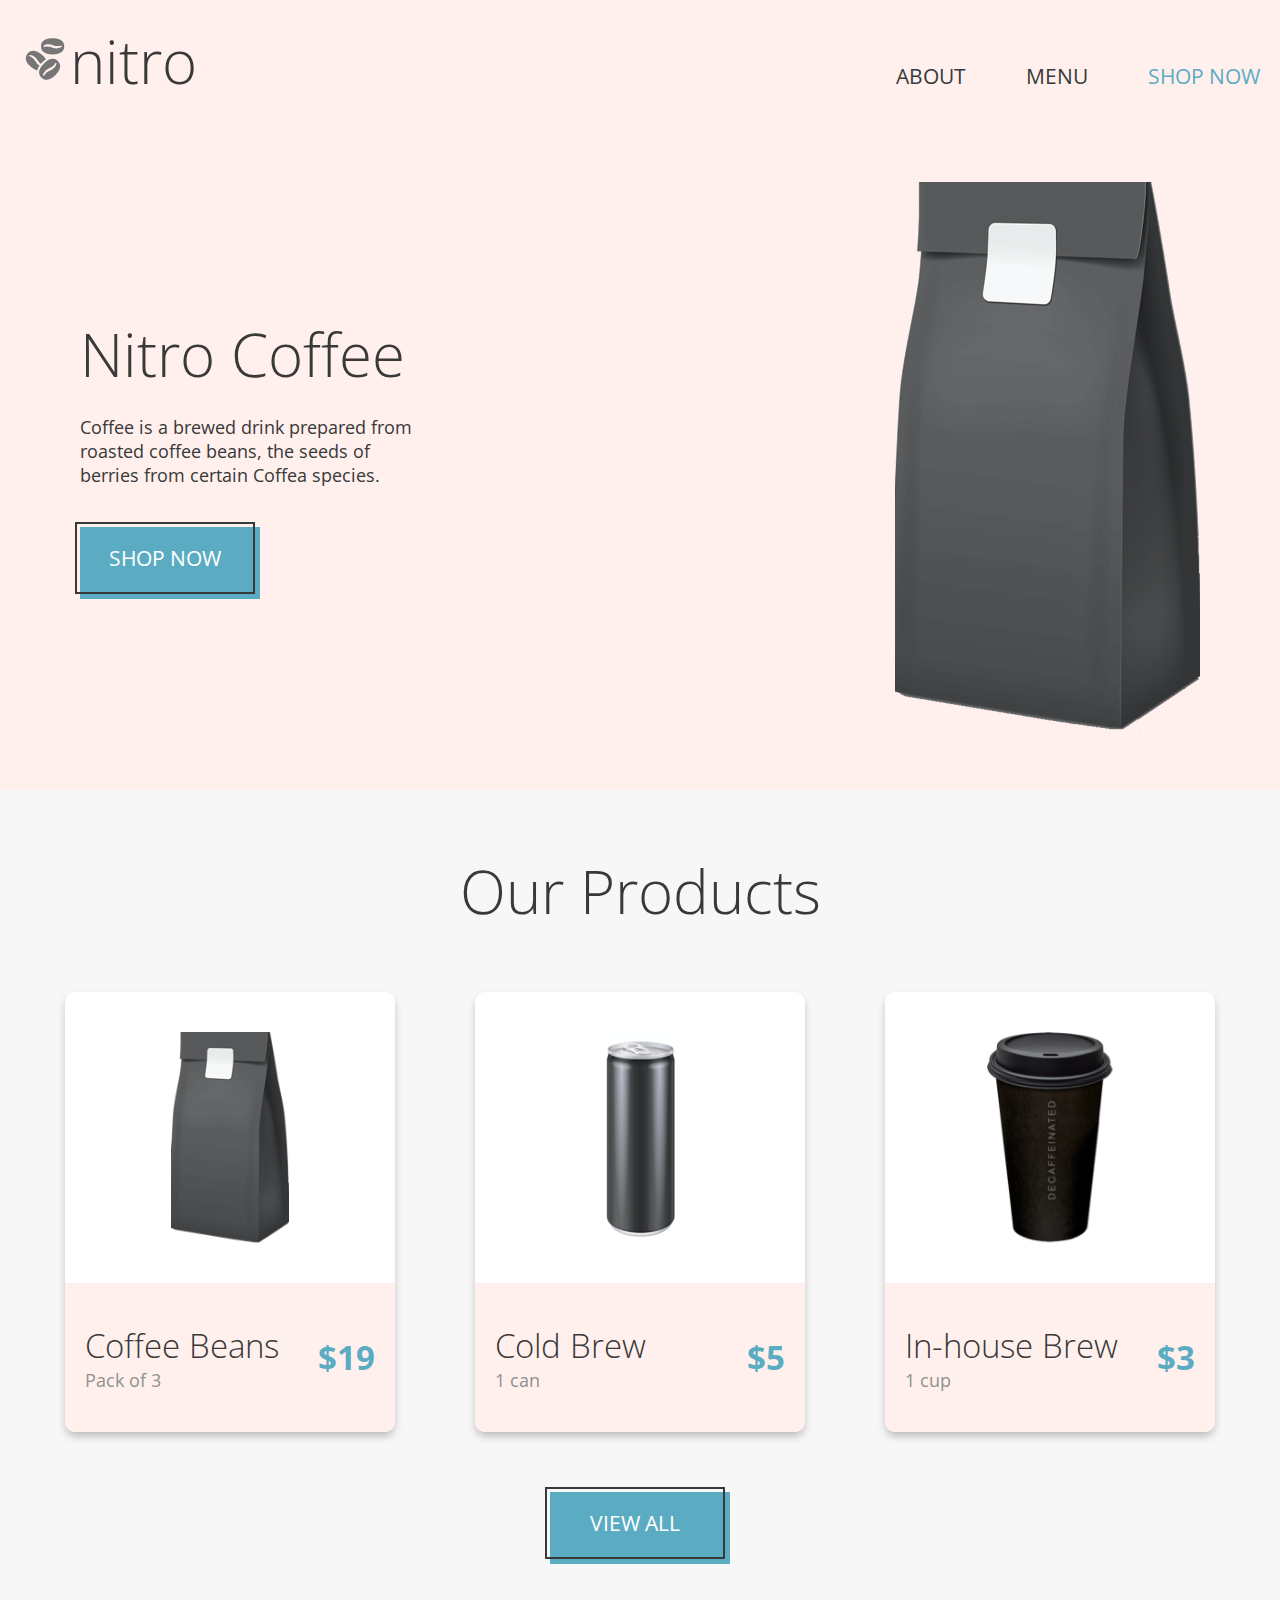
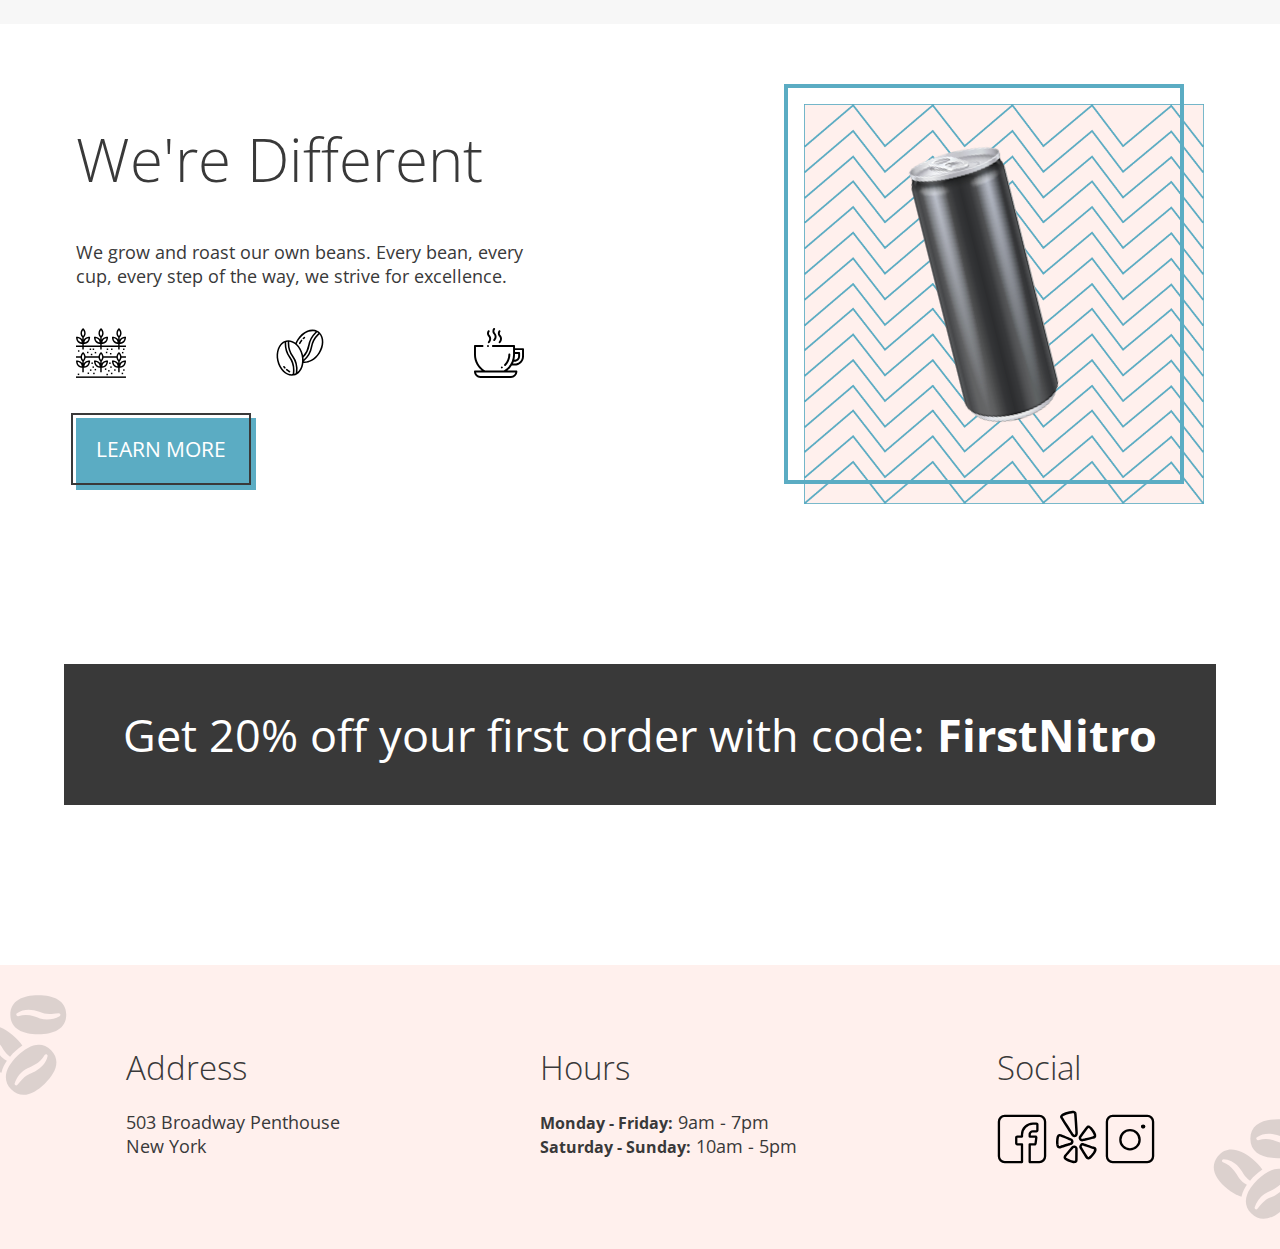
<file: index.html>
<!DOCTYPE html>
<html lang="en">
  <head>
    <link href="css/landing.css" rel="stylesheet" />
    <meta charset="UTF-8" />
    <meta content="initial-scale=1.0, width=device-width" name="viewport" />
    <title>Home - Coffee Shop</title>
  </head>
  <body>
    <!-- Header -->
    <header class="header">
      <!-- Header > Container -->
      <div class="container">
        <!-- Header > Container > Nav Bar -->
        <nav class="header__nav-bar">
          <h2>
            <a class="header__brand" href="index.html">
              <img
                alt="Coffee Beans Logo"
                class="header__logo"
                src="assets/logos/coffee-beans-logo.svg"
              />nitro
            </a>
          </h2>
          <ul class="header__nav-list">
            <li><a class="header__nav-link" href="index.html">About</a></li>
            <li><a class="header__nav-link" href="pages/menu.html">Menu</a></li>
            <li>
              <a
                class="header__nav-link header__nav-link--blue"
                href="pages/menu.html"
                >Shop Now</a
              >
            </li>
          </ul>
        </nav>
        <!-- Header > Container > Hero -->
        <section class="header__hero">
          <div class="header__hero-content">
            <h1>Nitro Coffee</h1>
            <p>
              Coffee is a brewed drink prepared from roasted coffee beans, the
              seeds of berries from certain Coffea species.
            </p>
            <a class="header__hero-button" href="pages/menu.html">
              <div class="header__hero-button-background"></div>
              <div class="header__hero-button-text">Shop Now</div>
            </a>
          </div>
          <img
            alt="Coffee Beans Hero"
            src="assets/images/coffee-beans-hero.png"
          />
        </section>
      </div>
    </header>
    <!-- Main -->
    <main>
      <!-- Main > Our Products -->
      <section class="products">
        <div class="container">
          <h2>Our Products</h2>
          <!-- Main > Our Products > Products List -->
          <div class="products__list">
            <article class="products__card">
              <img
                alt="Coffee Beans"
                class="products__image"
                src="assets/images/coffee-beans.png"
              />
              <div class="products__info">
                <div>
                  <h3 class="products__title">Coffee Beans</h3>
                  <p class="products__quantity">Pack of 3</p>
                </div>
                <p class="products__price">$19</p>
              </div>
            </article>
            <article class="products__card">
              <img
                alt="Cold Brew"
                class="products__image"
                src="assets/images/cold-brew.png"
              />
              <div class="products__info">
                <div>
                  <h3 class="products__title">Cold Brew</h3>
                  <p class="products__quantity">1 can</p>
                </div>
                <p class="products__price">$5</p>
              </div>
            </article>
            <article class="products__card">
              <img
                alt="In-house Brew"
                class="products__image"
                src="assets/images/in-house-brew.png"
              />
              <div class="products__info">
                <div>
                  <h3 class="products__title">In-house Brew</h3>
                  <p class="products__quantity">1 cup</p>
                </div>
                <p class="products__price">$3</p>
              </div>
            </article>
          </div>
          <a class="products__button" href="pages/menu.html">
            <div class="products__button-background"></div>
            <div class="products__button-text">View All</div>
          </a>
        </div>
      </section>
      <!-- Main > We're Different -->
      <section class="different">
        <div class="container">
          <div class="different__container">
            <div class="different__content">
              <h2>We're Different</h2>
              <p>
                We grow and roast our own beans. Every bean, every cup, every
                step of the way, we strive for excellence.
              </p>
              <div class="different__icons">
                <img
                  alt="Planting"
                  class="different__icon"
                  src="assets/logos/planting.svg"
                />
                <img
                  alt="Coffee Beans"
                  class="different__icon"
                  src="assets/logos/coffee-beans.svg"
                />
                <img
                  alt="Coffee Cup"
                  class="different__icon"
                  src="assets/logos/coffee-cup.svg"
                />
              </div>
              <a class="different__button" href="pages/menu.html">
                <div class="different__button-background"></div>
                <div class="different__button-text">Learn More</div>
              </a>
            </div>
            <div class="different__image" href="pages/menu.html">
              <div class="different__image-background"></div>
              <div class="different__image-border"></div>
              <div class="different__image-image">
                <img
                  alt="Tilted Can"
                  class="different__image-img"
                  src="assets/images/tilted-can.png"
                />
              </div>
            </div>
          </div>
        </div>
      </section>
      <!-- Main > Discount -->
      <section class="discount">
        <dic class="container">
          <p class="discount__text">
            Get 20% off your first order with code:
            <span class="discount__bold">FirstNitro</span>
          </p>
        </dic>
      </section>
    </main>
    <!-- Footer -->
    <footer class="footer">
      <div class="container">
        <div class="footer__container">
          <div>
            <h3 class="footer__heading">Address</h3>
            <p>
              503 Broadway Penthouse<br />
              New York
            </p>
          </div>
          <div>
            <h3 class="footer__heading">Hours</h3>
            <p>
              <span class="footer__bold">Monday - Friday:</span> 9am - 7pm<br />
              <span class="footer__bold">Saturday - Sunday:</span> 10am - 5pm
            </p>
          </div>
          <div>
            <h3 class="footer__heading">Social</h3>
            <div>
              <img
                alt="Facebook"
                class="footer__icon"
                src="assets/logos/facebook.svg"
              />
              <img
                alt="Yelp"
                class="footer__icon"
                src="assets/logos/yelp.svg"
              />
              <img
                alt="Instagram"
                class="footer__icon"
                src="assets/logos/instagram.svg"
              />
            </div>
          </div>
        </div>
      </div>
      <img
        alt="Coffee Beans Logo"
        class="footer__background footer__background--left"
        src="assets/logos/coffee-beans-logo.svg"
      />
      <img
        alt="Coffee Beans Logo"
        class="footer__background footer__background--right"
        src="assets/logos/coffee-beans-logo.svg"
      />
    </footer>
  </body>
</html>
</file>
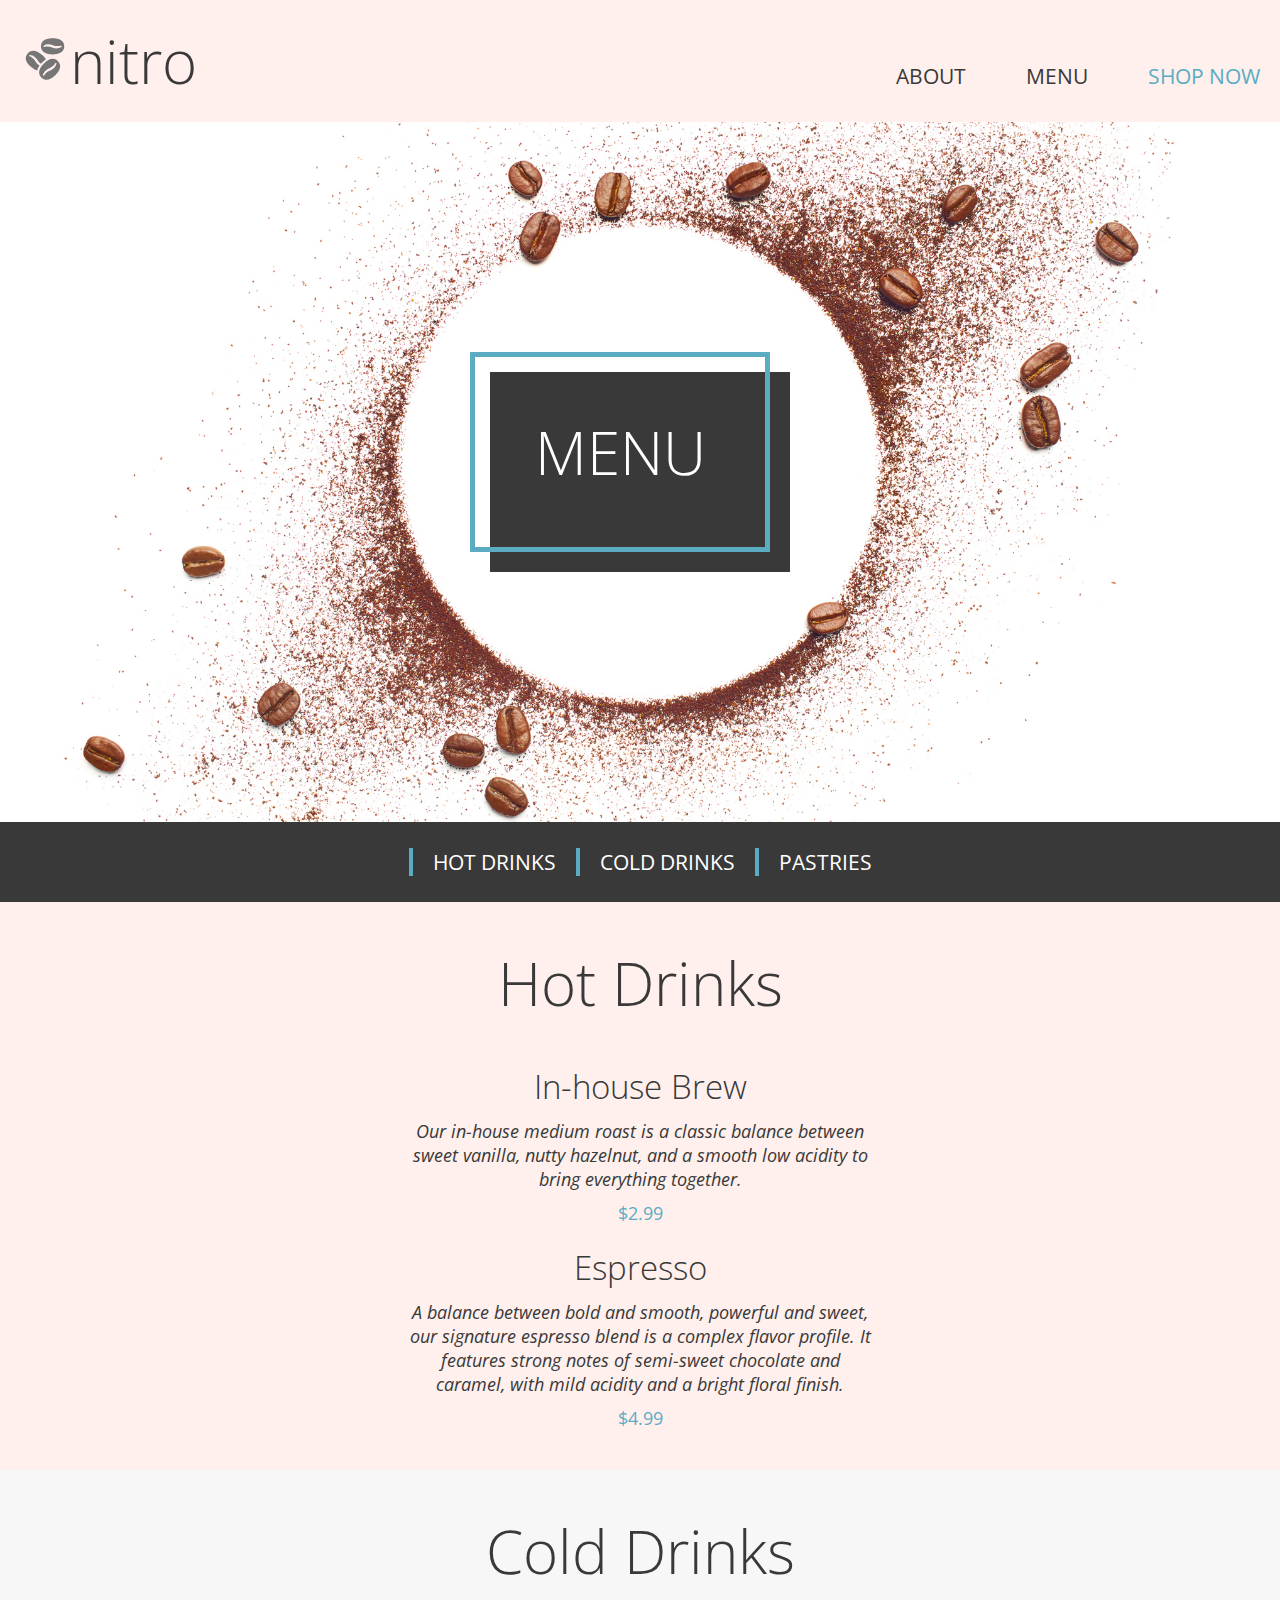
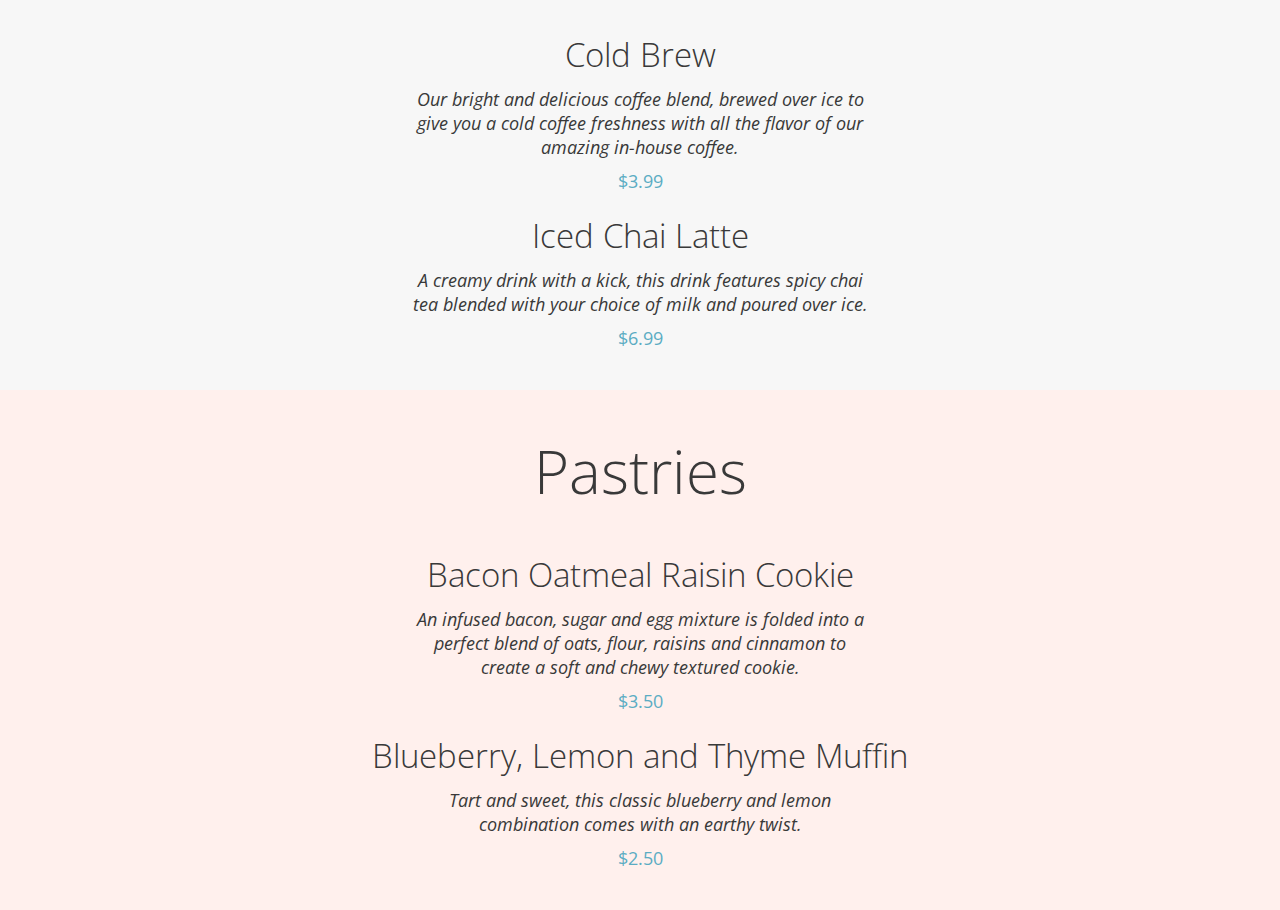
<file: pages/menu.html>
<!DOCTYPE html>
<html lang="en">
  <head>
    <link href="../css/menu.css" rel="stylesheet" />
    <meta charset="UTF-8" />
    <meta content="initial-scale=1.0, width=device-width" name="viewport" />
    <title>Menu - Coffee Shop</title>
  </head>
  <body>
    <!-- Header -->
    <header class="header">
      <!-- Header > Container -->
      <div class="container">
        <!-- Header > Container > Nav Bar -->
        <nav class="header__nav-bar">
          <h2>
            <a class="header__brand" href="../index.html">
              <img
                alt="Coffee Beans Logo"
                class="header__logo"
                src="../assets/logos/coffee-beans-logo.svg"
              />nitro
            </a>
          </h2>
          <ul class="header__nav-list">
            <li><a class="header__nav-link" href="../index.html">About</a></li>
            <li><a class="header__nav-link" href="menu.html">Menu</a></li>
            <li>
              <a
                class="header__nav-link header__nav-link--blue"
                href="menu.html"
                >Shop Now</a
              >
            </li>
          </ul>
        </nav>
      </div>
    </header>
    <!-- Main -->
    <main>
      <!-- Main > Title Box -->
      <section class="title-box">
        <div class="title-box__container">
          <div class="title-box__container-background"></div>
          <h1 class="title-box__container-text">Menu</h1>
        </div>
      </section>
      <!-- Main > Sub Nav -->
      <nav class="sub-nav">
        <ul class="sub-nav__list">
          <li><a class="sub-nav__link" href="#hot-drinks">Hot Drinks</a></li>
          <li><a class="sub-nav__link" href="#cold-drinks">Cold Drinks</a></li>
          <li><a class="sub-nav__link" href="#pastries">Pastries</a></li>
        </ul>
      </nav>
      <!-- Main > Menu -->
      <div class="menu">
        <!-- Main > Menu > Hot Drinks -->
        <section class="menu__section menu__section--nitropink">
          <div class="menu__container">
            <h2 class="menu__heading" id="hot-drinks">Hot Drinks</h2>
            <article>
              <h3>In-house Brew</h3>
              <p class="menu__description">
                Our in-house medium roast is a classic balance between sweet
                vanilla, nutty hazelnut, and a smooth low acidity to bring
                everything together.
              </p>
              <p class="menu__price">$2.99</p>
            </article>
            <article>
              <h3>Espresso</h3>
              <p class="menu__description">
                A balance between bold and smooth, powerful and sweet, our
                signature espresso blend is a complex flavor profile. It
                features strong notes of semi-sweet chocolate and caramel, with
                mild acidity and a bright floral finish.
              </p>
              <p class="menu__price">$4.99</p>
            </article>
          </div>
        </section>
        <!-- Main > Menu > Cold Drinks -->
        <section class="menu__section menu__section--lightgray">
          <div class="menu__container">
            <h2 class="menu__heading" id="cold-drinks">Cold Drinks</h2>
            <article>
              <h3>Cold Brew</h3>
              <p class="menu__description">
                Our bright and delicious coffee blend, brewed over ice to give
                you a cold coffee freshness with all the flavor of our amazing
                in-house coffee.
              </p>
              <p class="menu__price">$3.99</p>
            </article>
            <article>
              <h3>Iced Chai Latte</h3>
              <p class="menu__description">
                A creamy drink with a kick, this drink features spicy chai tea
                blended with your choice of milk and poured over ice.
              </p>
              <p class="menu__price">$6.99</p>
            </article>
          </div>
        </section>
        <!-- Main > Menu > Pastries -->
        <section class="menu__section menu__section--nitropink">
          <div class="menu__container">
            <h2 class="menu__heading" id="pastries">Pastries</h2>
            <article>
              <h3>Bacon Oatmeal Raisin Cookie</h3>
              <p class="menu__description">
                An infused bacon, sugar and egg mixture is folded into a perfect
                blend of oats, flour, raisins and cinnamon to create a soft and
                chewy textured cookie.
              </p>
              <p class="menu__price">$3.50</p>
            </article>
            <article>
              <h3>Blueberry, Lemon and Thyme Muffin</h3>
              <p class="menu__description">
                Tart and sweet, this classic blueberry and lemon combination
                comes with an earthy twist.
              </p>
              <p class="menu__price">$2.50</p>
            </article>
          </div>
        </section>
      </div>
    </main>
  </body>
</html>
</file>
<file: css/landing.css>
/* Font Import */
@import url("https://fonts.googleapis.com/css2?family=Open+Sans:ital,wght@0,300;0,400;0,600;0,700;1,400&display=swap");
/* Resets */
* {
  background-color: none;
  border: none;
  box-sizing: border-box;
  color: #393939;
  font-size: 1rem;
  font-weight: normal;
  margin: 0;
  padding: 0;
}

a {
  text-decoration: none;
}

body {
  font-family: "Open Sans";
}

ul {
  list-style-type: none;
}

/* Globals */
.different__icon, .footer__icon, .header__logo {
  width: 3.125rem;
}

.header__hero-button-text, .products__button-text, .different__button-text, .different__image-border, .different__image-image, .header__nav-link {
  font-size: 1.3125rem;
  text-transform: uppercase;
}

.container {
  margin: auto;
  max-width: 80rem;
}

h1,
h2 {
  font-size: 3.75rem;
}

h1,
h2,
h3 {
  font-weight: 300;
}

h3 {
  font-size: 2.0625rem;
}

p {
  font-size: 1.125rem;
}

/* Header */
.header {
  background-color: #fff0ed;
}
.header__brand {
  font-size: 3.75rem;
  font-weight: 300;
}
.header__nav-bar {
  align-items: baseline;
  justify-content: space-between;
  padding: 1.25rem;
}
.header__nav-bar, .header__nav-list {
  display: flex;
}
.header__nav-link--blue {
  color: #5bacc3;
}
.header__nav-list {
  gap: 3.75rem;
}

/* Button */
.header__hero-button, .products__button, .different__button, .different__image {
  display: inline-block;
  position: relative;
  text-align: center;
  width: 11.25rem;
}
.header__hero-button-background, .products__button-background, .different__button-background, .different__image-background {
  background-color: #5bacc3;
  height: 100%;
  position: absolute;
  width: 100%;
  z-index: 0;
}
.header__hero-button-text, .products__button-text, .different__button-text, .different__image-border, .different__image-image {
  border: #393939 0.125rem solid;
  color: #fff;
  left: -0.3125rem;
  padding: 1.25rem;
  position: relative;
  top: -0.3125rem;
  z-index: 1;
}
.header__hero-button-text:active, .products__button-text:active, .different__button-text:active, .different__image-border:active, .different__image-image:active {
  left: 0;
  top: 0;
}

/* Header */
.header__hero {
  align-items: center;
  display: flex;
  justify-content: space-between;
  padding: 3.75rem 5rem;
}
.header__hero-button {
  margin-top: 1.25rem;
}
.header__hero-content {
  display: flex;
  flex-direction: column;
  gap: 1.25rem;
  width: 22rem;
}

/* Our Products */
.products {
  background-color: #f7f7f7;
  padding: 3.75rem 0;
  text-align: center;
}
.products__button {
  margin-top: 3.75rem;
}
.products__card {
  align-items: center;
  background-color: #fff;
  border-radius: 0.625rem;
  box-shadow: 0 0.3125rem 0.5625rem -0.0625rem rgba(0, 0, 0, 0.25);
  display: flex;
  flex-direction: column;
  height: 27.5rem;
  width: 20.625rem;
}
.products__image {
  height: 17.5rem;
  flex-grow: 1;
  padding: 2.5rem 0;
}
.products__info {
  align-items: center;
  align-self: stretch;
  background-color: #fff0ed;
  border-radius: 0 0 0.625rem 0.625rem;
  display: flex;
  justify-content: space-between;
  padding: 2.5rem 1.25rem;
  text-align: left;
}
.products__list {
  display: flex;
  gap: 5rem;
  justify-content: center;
  margin-top: 3.75rem;
}
.products__price {
  color: #5bacc3;
  font-size: 2.0625rem;
  font-weight: 700;
}
.products__quantity {
  color: #909090;
}

/* Different */
.different {
  margin-top: 5rem;
}
.different__container {
  align-items: center;
  gap: 17.5rem;
  justify-content: center;
}
.different__container, .different__content {
  display: flex;
}
.different__content {
  flex-direction: column;
  gap: 2.5rem;
  width: 28rem;
}
.different__icons {
  display: flex;
  justify-content: space-between;
}
.different__image {
  height: 25rem;
  width: 25rem;
}
.different__image-background {
  background-image: url("../assets/images/cold-brew-background.png");
  background-size: cover;
}
.different__image-border {
  border: #5bacc3 0.25rem solid;
  height: 100%;
  left: -1.25rem;
  position: absolute;
  top: -1.25rem;
  width: 100%;
}
.different__image-image {
  align-items: center;
  border: none;
  display: flex;
  height: 100%;
  justify-content: center;
  left: -1.25rem;
  top: -1.25rem;
}
.different__image-image:active {
  left: -1.25rem;
  top: -1.25rem;
}
@keyframes rotateImage {
  to {
    rotate: 360deg;
  }
}
.different__image-image:hover {
  animation: 2s infinite linear rotateImage;
}

/* Discount */
.discount {
  margin: auto;
  padding: 10rem 0;
  width: 90%;
}
.discount__text {
  animation: 2.5s alternate infinite flash linear;
  background-color: #393939;
  padding: 2.5rem 0;
  text-align: center;
}
@keyframes flash {
  from {
    background-color: #393939;
  }
  to {
    background-color: #5bacc3;
  }
}
.discount__text, .discount__bold {
  color: #fff;
  font-size: 2.8125rem;
}
.discount__bold {
  font-weight: 700;
}

/* Footer */
.footer {
  background-color: #fff0ed;
  overflow: hidden;
  padding: 5rem 0;
  position: relative;
}
.footer__background {
  opacity: 25%;
  overflow: hidden;
  position: absolute;
  width: 7.5rem;
}
.footer__background--left {
  left: -2.5rem;
  top: 1.25rem;
}
.footer__background--right {
  right: -2.5rem;
  bottom: 1.25rem;
}
.footer__bold {
  font-weight: 700;
}
.footer__container {
  display: flex;
  gap: 12.5rem;
  justify-content: center;
}
.footer__heading {
  margin-bottom: 1.25rem;
}
</file>
<file: css/menu.css>
/* Font Import */
@import url("https://fonts.googleapis.com/css2?family=Open+Sans:ital,wght@0,300;0,400;0,600;0,700;1,400&display=swap");
/* Resets */
* {
  background-color: none;
  border: none;
  box-sizing: border-box;
  color: #393939;
  font-size: 1rem;
  font-weight: normal;
  margin: 0;
  padding: 0;
}

a {
  text-decoration: none;
}

body {
  font-family: "Open Sans";
}

ul {
  list-style-type: none;
}

/* Globals */
.header__logo {
  width: 3.125rem;
}

.sub-nav__link, .title-box__container-text, .header__nav-link {
  font-size: 1.3125rem;
  text-transform: uppercase;
}

.container {
  margin: auto;
  max-width: 80rem;
}

h1,
h2 {
  font-size: 3.75rem;
}

h1,
h2,
h3 {
  font-weight: 300;
}

h3 {
  font-size: 2.0625rem;
}

p {
  font-size: 1.125rem;
}

/* Header */
.header {
  background-color: #fff0ed;
}
.header__brand {
  font-size: 3.75rem;
  font-weight: 300;
}
.header__nav-bar {
  align-items: baseline;
  justify-content: space-between;
  padding: 1.25rem;
}
.header__nav-bar, .header__nav-list {
  display: flex;
}
.header__nav-link--blue {
  color: #5bacc3;
}
.header__nav-list {
  gap: 3.75rem;
}

/* Button */
.title-box__container {
  display: inline-block;
  position: relative;
  text-align: center;
  width: 11.25rem;
}
.title-box__container-background {
  background-color: #5bacc3;
  height: 100%;
  position: absolute;
  width: 100%;
  z-index: 0;
}
.title-box__container-text {
  border: #393939 0.125rem solid;
  color: #fff;
  left: -0.3125rem;
  padding: 1.25rem;
  position: relative;
  top: -0.3125rem;
  z-index: 1;
}
.title-box__container-text:active {
  left: 0;
  top: 0;
}

/* Title Box */
.title-box {
  align-items: center;
  background-image: url("../assets/images/coffee-circle.jpg");
  background-position: center;
  background-size: cover;
  display: flex;
  height: 43.75rem;
  justify-content: center;
}
.title-box__container {
  height: 12.5rem;
  width: 18.75rem;
}
.title-box__container-background {
  background-color: #393939;
}
.title-box__container-text {
  align-items: center;
  border: #5bacc3 0.3125rem solid;
  display: flex;
  font-size: 3.75rem;
  height: 100%;
  justify-content: center;
  left: -1.25rem;
  text-transform: uppercase;
  top: -1.25rem;
}
.title-box__container-text:active {
  left: -1.25rem;
  top: -1.25rem;
}

/* Sub Nav */
.sub-nav {
  align-items: center;
  background-color: #393939;
  display: flex;
  justify-content: center;
  height: 5rem;
}
.sub-nav__link {
  border-left: #5bacc3 0.25rem solid;
  color: #fff;
  padding-left: 1.25rem;
}
.sub-nav__list {
  display: flex;
  gap: 1.25rem;
  justify-content: center;
}

/* Menu */
.menu {
  text-align: center;
}
.menu__container {
  display: flex;
  flex-direction: column;
  gap: 1.25rem;
  padding: 2.5rem;
}
.menu__description {
  font-style: italic;
  margin: 0.625rem auto;
  width: 29rem;
}
.menu__heading {
  margin-bottom: 1.25rem;
}
.menu__price {
  color: #5bacc3;
}
.menu__section--lightgray {
  background-color: #f7f7f7;
}
.menu__section--nitropink {
  background-color: #fff0ed;
}
</file>
